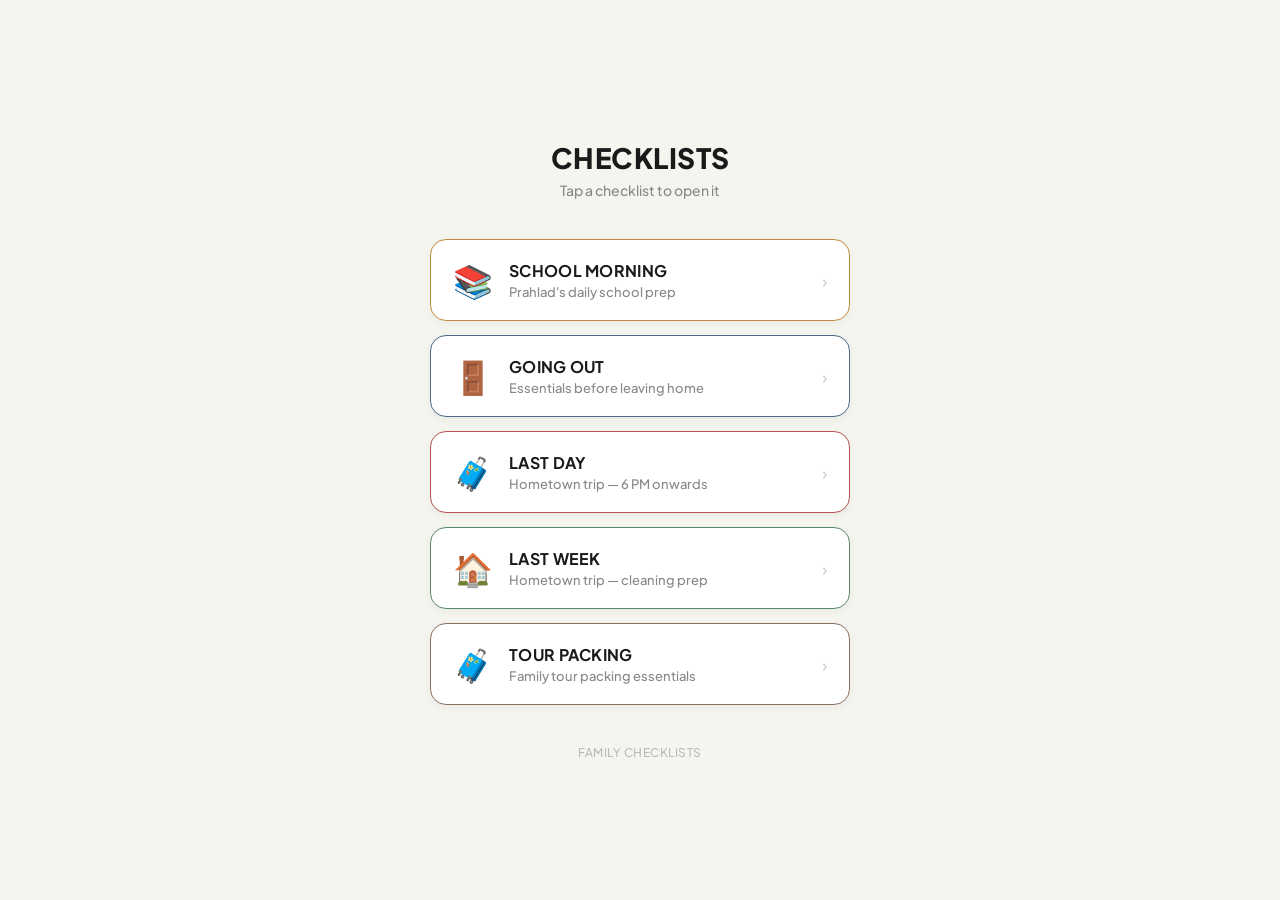
<file: index.html>
<!DOCTYPE html>
<html lang="en">
<head>
<meta charset="UTF-8">
<meta name="viewport" content="width=device-width, initial-scale=1.0">
<title>Checklists</title>
<link rel="manifest" href="manifest.json">
<meta name="theme-color" content="#1a1a1a">
<meta name="apple-mobile-web-app-capable" content="yes">
<meta name="apple-mobile-web-app-status-bar-style" content="black-translucent">
<meta name="apple-mobile-web-app-title" content="Checklists">
<meta name="description" content="Family checklists for trips and going out">
<link rel="apple-touch-icon" href="icon-192.png">
<link rel="preconnect" href="https://fonts.googleapis.com">
<link rel="preconnect" href="https://fonts.gstatic.com" crossorigin>
<link href="https://fonts.googleapis.com/css2?family=Plus+Jakarta+Sans:wght@400;500;700;800&display=swap" rel="stylesheet">
<style>
  * { margin: 0; padding: 0; box-sizing: border-box; }

  body {
    font-family: 'Plus Jakarta Sans', sans-serif;
    background: #f5f5f0;
    color: #1a1a1a;
    min-height: 100dvh;
    display: flex;
    flex-direction: column;
    align-items: center;
    justify-content: center;
    padding: 24px 20px;
  }

  header {
    text-align: center;
    margin-bottom: 40px;
  }

  header h1 {
    font-size: 28px;
    font-weight: 800;
    letter-spacing: 0.5px;
    text-transform: uppercase;
  }

  header p {
    margin-top: 6px;
    font-size: 14px;
    color: #888;
    font-weight: 500;
  }

  .grid {
    display: flex;
    flex-direction: column;
    gap: 14px;
    width: 100%;
    max-width: 420px;
  }

  .card {
    display: flex;
    align-items: center;
    gap: 16px;
    background: #fff;
    border-radius: 16px;
    padding: 20px 22px;
    text-decoration: none;
    color: inherit;
    border: 1.5px solid #e0e0e0;
    box-shadow: 0 2px 8px rgba(0,0,0,0.05);
    transition: transform 0.15s, box-shadow 0.15s;
    -webkit-tap-highlight-color: transparent;
  }

  .card:active {
    transform: scale(0.97);
    box-shadow: 0 1px 4px rgba(0,0,0,0.08);
  }

  .card-icon {
    font-size: 32px;
    line-height: 1;
    flex-shrink: 0;
  }

  .card-text h2 {
    font-size: 16px;
    font-weight: 700;
    text-transform: uppercase;
    letter-spacing: 0.3px;
  }

  .card-text p {
    margin-top: 3px;
    font-size: 13px;
    color: #888;
    font-weight: 500;
  }

  .card-arrow {
    margin-left: auto;
    font-size: 18px;
    color: #ccc;
    flex-shrink: 0;
  }

  .card.school-morning { border-color: #C08B3E; }
  .card.going-out { border-color: #4B6A88; }
  .card.last-day  { border-color: #B85450; }
  .card.last-week { border-color: #5A8A6A; }
  .card.tour-packing { border-color: #8B6F5E; }

  footer {
    margin-top: 40px;
    font-size: 12px;
    color: #bbb;
    font-weight: 500;
    text-transform: uppercase;
    letter-spacing: 0.5px;
  }
</style>
</head>
<body>

<header>
  <h1>Checklists</h1>
  <p>Tap a checklist to open it</p>
</header>

<div class="grid">
  <a class="card school-morning" href="school-morning.html">
    <span class="card-icon">📚</span>
    <div class="card-text">
      <h2>School Morning</h2>
      <p>Prahlad's daily school prep</p>
    </div>
    <span class="card-arrow">›</span>
  </a>

  <a class="card going-out" href="going-out.html">
    <span class="card-icon">🚪</span>
    <div class="card-text">
      <h2>Going Out</h2>
      <p>Essentials before leaving home</p>
    </div>
    <span class="card-arrow">›</span>
  </a>

  <a class="card last-day" href="last-day.html">
    <span class="card-icon">🧳</span>
    <div class="card-text">
      <h2>Last Day</h2>
      <p>Hometown trip — 6 PM onwards</p>
    </div>
    <span class="card-arrow">›</span>
  </a>

  <a class="card last-week" href="last-week.html">
    <span class="card-icon">🏠</span>
    <div class="card-text">
      <h2>Last Week</h2>
      <p>Hometown trip — cleaning prep</p>
    </div>
    <span class="card-arrow">›</span>
  </a>

  <a class="card tour-packing" href="tour-packing.html">
    <span class="card-icon">🧳</span>
    <div class="card-text">
      <h2>Tour Packing</h2>
      <p>Family tour packing essentials</p>
    </div>
    <span class="card-arrow">›</span>
  </a>
</div>

<footer>Family checklists</footer>
<script>if ("serviceWorker" in navigator) navigator.serviceWorker.register("sw.js");</script>
</body>
</html>
</file>
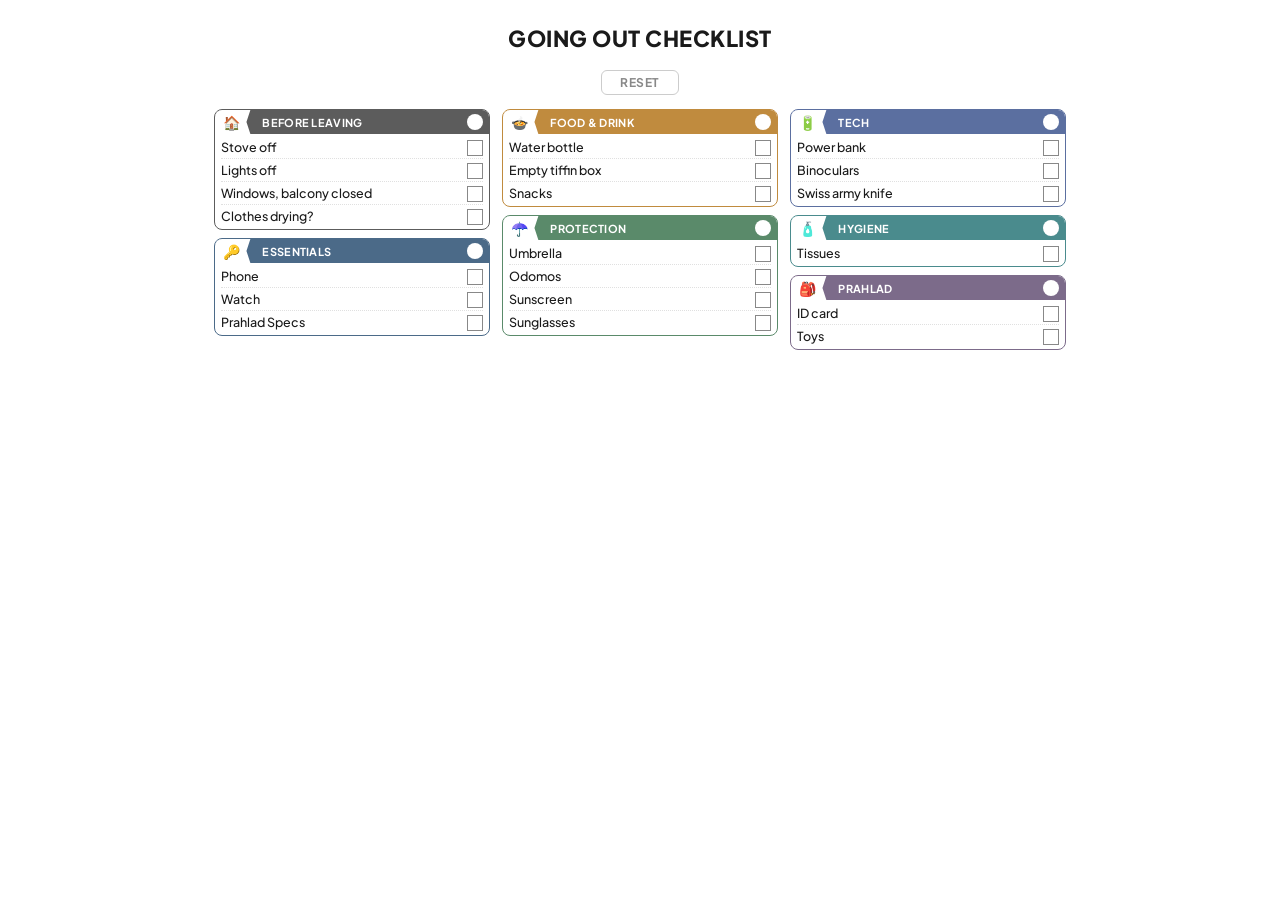
<file: going-out.html>
<!DOCTYPE html>
<html lang="en">
<head>
<meta charset="UTF-8">
<meta name="viewport" content="width=device-width, initial-scale=1.0">
<title>Going Out Checklist</title>
<link rel="manifest" href="manifest.json">
<meta name="theme-color" content="#1a1a1a">
<meta name="apple-mobile-web-app-capable" content="yes">
<meta name="apple-mobile-web-app-status-bar-style" content="black-translucent">
<meta name="apple-mobile-web-app-title" content="Checklists">
<link rel="apple-touch-icon" href="icon-192.png">
<meta name="description" content="Essentials checklist before leaving home">
<link rel="stylesheet" href="styles.css">
</head>
<body>

<h1>Going Out Checklist</h1>

<div class="columns">

  <div class="section before">
    <div class="section-header"><span class="emoji">🏠</span><span class="label">BEFORE LEAVING</span></div>
    <div class="section-body">
      <div class="item">Stove off</div>
      <div class="item">Lights off</div>
      <div class="item">Windows, balcony closed</div>
      <div class="item">Clothes drying?</div>
    </div>
  </div>

  <div class="section essentials">
    <div class="section-header"><span class="emoji">🔑</span><span class="label">ESSENTIALS</span></div>
    <div class="section-body">
      <div class="item">Phone</div>
      <div class="item">Watch</div>
      <div class="item">Prahlad Specs</div>
    </div>
  </div>

  <div class="section food">
    <div class="section-header"><span class="emoji">🍲</span><span class="label">FOOD & DRINK</span></div>
    <div class="section-body">
      <div class="item">Water bottle</div>
      <div class="item">Empty tiffin box</div>
      <div class="item">Snacks</div>
    </div>
  </div>

  <div class="section protection">
    <div class="section-header"><span class="emoji">☂️</span><span class="label">PROTECTION</span></div>
    <div class="section-body">
      <div class="item">Umbrella</div>
      <div class="item">Odomos</div>
      <div class="item">Sunscreen</div>
      <div class="item">Sunglasses</div>
    </div>
  </div>

  <div class="section tech">
    <div class="section-header"><span class="emoji">🔋</span><span class="label">TECH</span></div>
    <div class="section-body">
      <div class="item">Power bank</div>
      <div class="item">Binoculars</div>
      <div class="item">Swiss army knife</div>
    </div>
  </div>

  <div class="section hygiene">
    <div class="section-header"><span class="emoji">🧴</span><span class="label">HYGIENE</span></div>
    <div class="section-body">
      <div class="item">Tissues</div>
    </div>
  </div>

  <div class="section kid">
    <div class="section-header"><span class="emoji">🎒</span><span class="label">PRAHLAD</span></div>
    <div class="section-body">
      <div class="item">ID card</div>
      <div class="item">Toys</div>
    </div>
  </div>


</div>

<div class="notes">
  Notes
  <div class="note-line"></div>
  <div class="note-line"></div>
  <div class="note-line"></div>
</div>

<script src="checklist.js"></script>
</body>
</html>
</file>
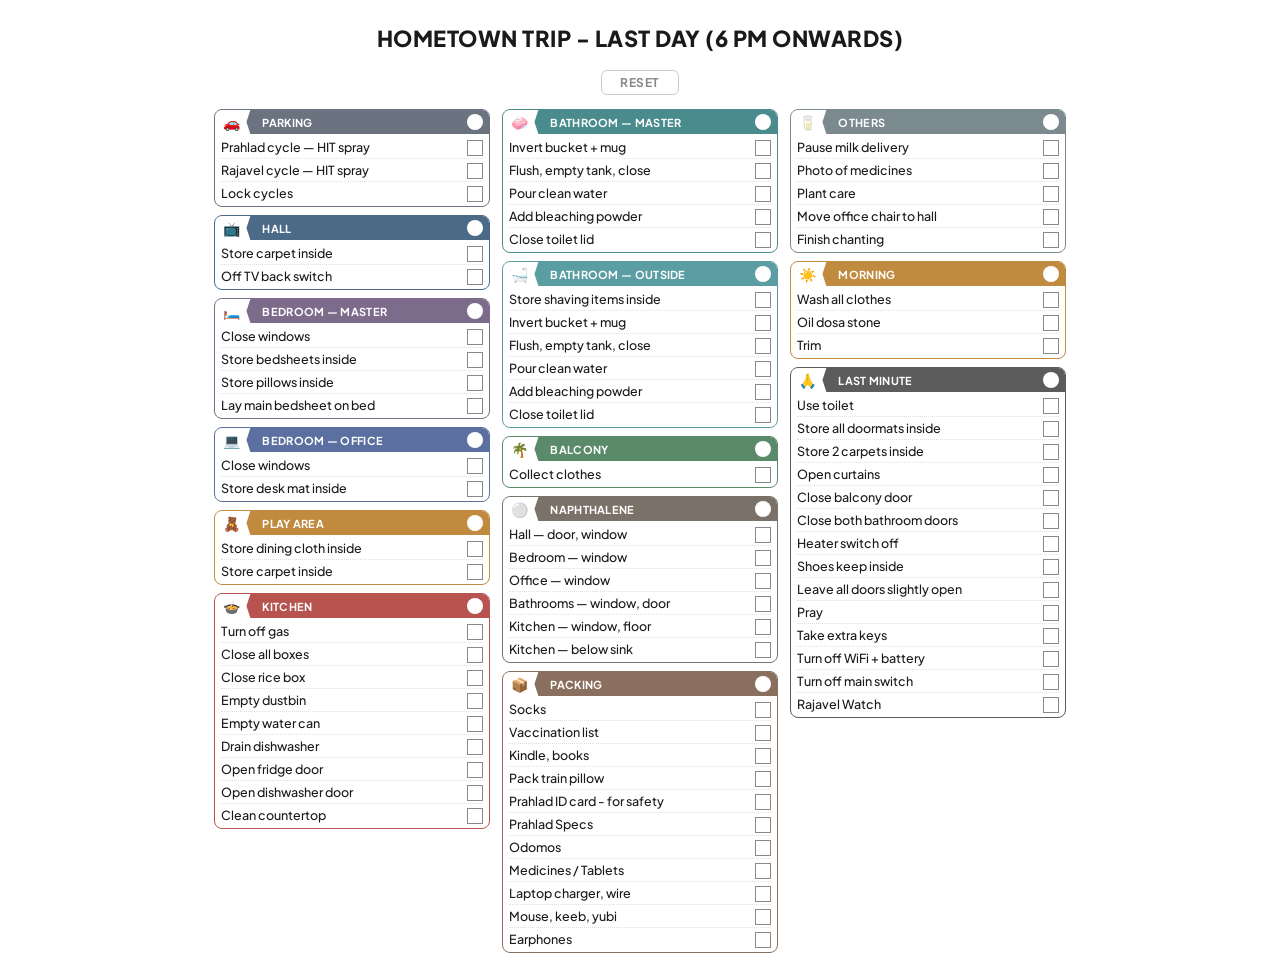
<file: last-day.html>
<!DOCTYPE html>
<html lang="en">
<head>
<meta charset="UTF-8">
<meta name="viewport" content="width=device-width, initial-scale=1.0">
<title>Hometown Checklist - Last Day</title>
<link rel="manifest" href="manifest.json">
<meta name="theme-color" content="#1a1a1a">
<meta name="apple-mobile-web-app-capable" content="yes">
<meta name="apple-mobile-web-app-status-bar-style" content="black-translucent">
<meta name="apple-mobile-web-app-title" content="Checklists">
<link rel="apple-touch-icon" href="icon-192.png">
<meta name="description" content="Hometown trip last day checklist — 6 PM onwards">
<link rel="stylesheet" href="styles.css">
</head>
<body>

<h1>Hometown Trip - Last Day (6 PM onwards)</h1>

<div class="columns">

  <div class="section parking">
    <div class="section-header"><span class="emoji">🚗</span><span class="label">PARKING</span></div>
    <div class="section-body">
      <div class="item">Prahlad cycle — HIT spray</div>
      <div class="item">Rajavel cycle — HIT spray</div>
      <div class="item">Lock cycles</div>
    </div>
  </div>

  <div class="section hall">
    <div class="section-header"><span class="emoji">📺</span><span class="label">HALL</span></div>
    <div class="section-body">
      <div class="item">Store carpet inside</div>
      <div class="item">Off TV back switch</div>
    </div>
  </div>

  <div class="section bed-m">
    <div class="section-header"><span class="emoji">🛏️</span><span class="label">BEDROOM — MASTER</span></div>
    <div class="section-body">
      <div class="item">Close windows</div>
      <div class="item">Store bedsheets inside</div>
      <div class="item">Store pillows inside</div>
      <div class="item">Lay main bedsheet on bed</div>
    </div>
  </div>

  <div class="section bed-o">
    <div class="section-header"><span class="emoji">💻</span><span class="label">BEDROOM — OFFICE</span></div>
    <div class="section-body">
      <div class="item">Close windows</div>
      <div class="item">Store desk mat inside</div>
    </div>
  </div>

  <div class="section play">
    <div class="section-header"><span class="emoji">🧸</span><span class="label">PLAY AREA</span></div>
    <div class="section-body">
      <div class="item">Store dining cloth inside</div>
      <div class="item">Store carpet inside</div>
    </div>
  </div>

  <div class="section kitchen">
    <div class="section-header"><span class="emoji">🍲</span><span class="label">KITCHEN</span></div>
    <div class="section-body">
      <div class="item">Turn off gas</div>
      <div class="item">Close all boxes</div>
      <div class="item">Close rice box</div>
      <div class="item">Empty dustbin</div>
      <div class="item">Empty water can</div>
      <div class="item">Drain dishwasher</div>
      <div class="item">Open fridge door</div>
      <div class="item">Open dishwasher door</div>
      <div class="item">Clean countertop</div>
    </div>
  </div>

  <div class="section bath-m">
    <div class="section-header"><span class="emoji">🧼</span><span class="label">BATHROOM — MASTER</span></div>
    <div class="section-body">
      <div class="item">Invert bucket + mug</div>
      <div class="item">Flush, empty tank, close</div>
      <div class="item">Pour clean water</div>
      <div class="item">Add bleaching powder</div>
      <div class="item">Close toilet lid</div>
    </div>
  </div>

  <div class="section bath-o">
    <div class="section-header"><span class="emoji">🛁</span><span class="label">BATHROOM — OUTSIDE</span></div>
    <div class="section-body">
      <div class="item">Store shaving items inside</div>
      <div class="item">Invert bucket + mug</div>
      <div class="item">Flush, empty tank, close</div>
      <div class="item">Pour clean water</div>
      <div class="item">Add bleaching powder</div>
      <div class="item">Close toilet lid</div>
    </div>
  </div>

  <div class="section balcony">
    <div class="section-header"><span class="emoji">🌴</span><span class="label">BALCONY</span></div>
    <div class="section-body">
      <div class="item">Collect clothes</div>
    </div>
  </div>

  <div class="section naph">
    <div class="section-header"><span class="emoji">⚪</span><span class="label">NAPHTHALENE</span></div>
    <div class="section-body">
      <div class="item">Hall — door, window</div>
      <div class="item">Bedroom — window</div>
      <div class="item">Office — window</div>
      <div class="item">Bathrooms — window, door</div>
      <div class="item">Kitchen — window, floor</div>
      <div class="item">Kitchen — below sink</div>
    </div>
  </div>

  <div class="section packing">
    <div class="section-header"><span class="emoji">📦</span><span class="label">PACKING</span></div>
    <div class="section-body">
      <div class="item">Socks</div>
      <div class="item">Vaccination list</div>
      <div class="item">Kindle, books</div>
      <div class="item">Pack train pillow</div>
      <div class="item">Prahlad ID card - for safety</div>
      <div class="item">Prahlad Specs</div>
      <div class="item">Odomos</div>
      <div class="item">Medicines / Tablets</div>
      <div class="item">Laptop charger, wire</div>
      <div class="item">Mouse, keeb, yubi</div>
      <div class="item">Earphones</div>
    </div>
  </div>

  <div class="section others">
    <div class="section-header"><span class="emoji">🥛</span><span class="label">OTHERS</span></div>
    <div class="section-body">
      <div class="item">Pause milk delivery</div>
      <div class="item">Photo of medicines</div>
      <div class="item">Plant care</div>
      <div class="item">Move office chair to hall</div>
      <div class="item">Finish chanting</div>
    </div>
  </div>

  <div class="section morning">
    <div class="section-header"><span class="emoji">☀️</span><span class="label">MORNING</span></div>
    <div class="section-body">
      <div class="item">Wash all clothes</div>
      <div class="item">Oil dosa stone</div>
      <div class="item">Trim</div>
    </div>
  </div>

  <div class="section last">
    <div class="section-header"><span class="emoji">🙏</span><span class="label">LAST MINUTE</span></div>
    <div class="section-body">
      <div class="item">Use toilet</div>
      <div class="item">Store all doormats inside</div>
      <div class="item">Store 2 carpets inside</div>
      <div class="item">Open curtains</div>
      <div class="item">Close balcony door</div>
      <div class="item">Close both bathroom doors</div>
      <div class="item">Heater switch off</div>
      <div class="item">Shoes keep inside</div>
      <div class="item">Leave all doors slightly open</div>
      <div class="item">Pray</div>
      <div class="item">Take extra keys</div>
      <div class="item">Turn off WiFi + battery</div>
      <div class="item">Turn off main switch</div>
      <div class="item">Rajavel Watch</div>
    </div>
  </div>

</div>

<div class="notes">
  Notes
  <div class="note-line"></div>
  <div class="note-line"></div>
  <div class="note-line"></div>
</div>

<script src="checklist.js"></script>
</body>
</html>
</file>
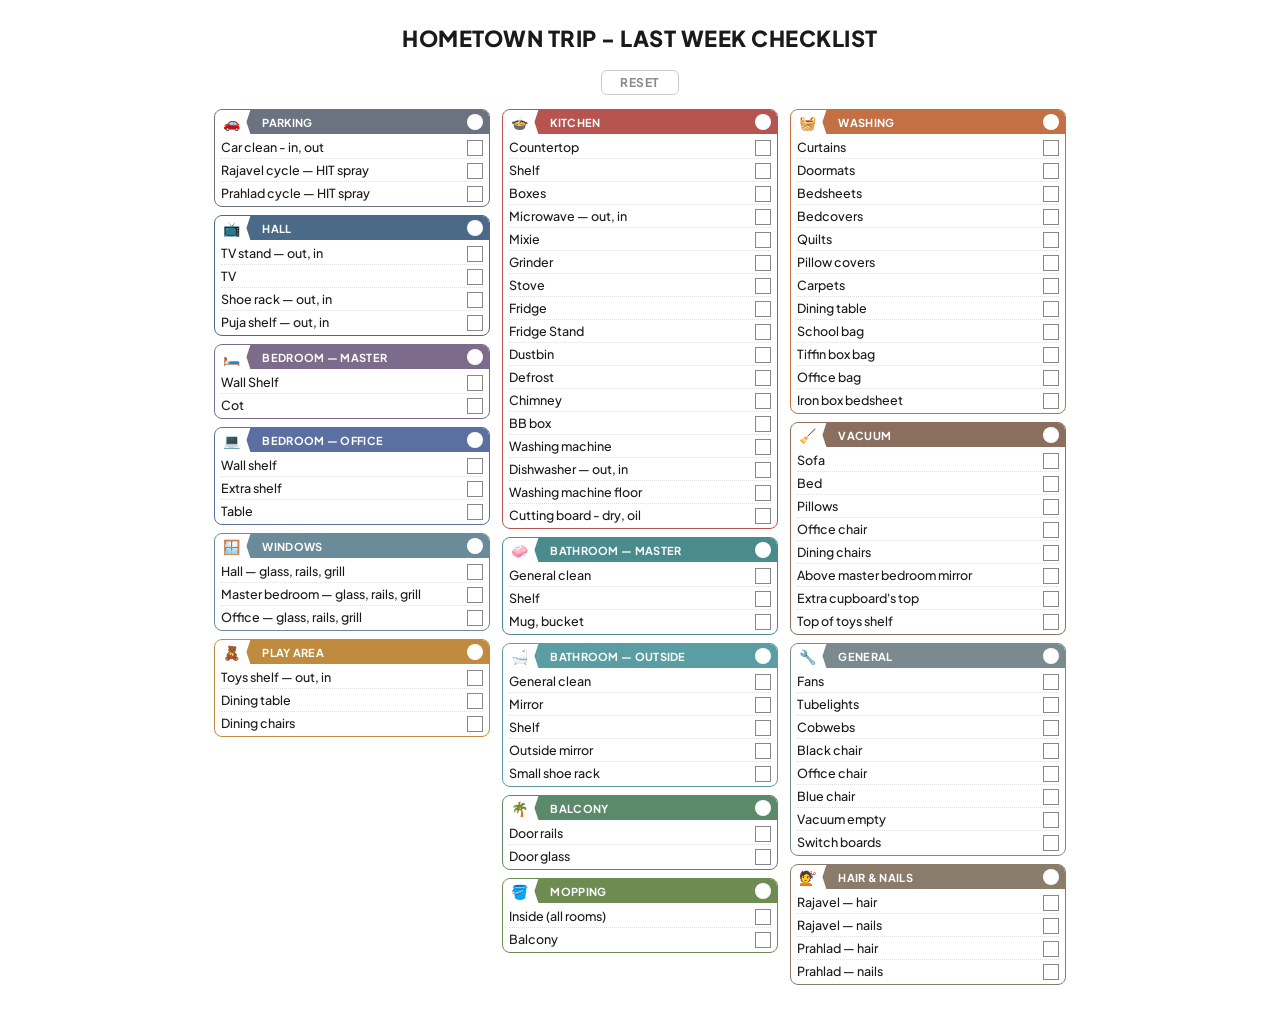
<file: last-week.html>
<!DOCTYPE html>
<html lang="en">
<head>
<meta charset="UTF-8">
<meta name="viewport" content="width=device-width, initial-scale=1.0">
<title>Hometown Checklist</title>
<link rel="manifest" href="manifest.json">
<meta name="theme-color" content="#1a1a1a">
<meta name="apple-mobile-web-app-capable" content="yes">
<meta name="apple-mobile-web-app-status-bar-style" content="black-translucent">
<meta name="apple-mobile-web-app-title" content="Checklists">
<link rel="apple-touch-icon" href="icon-192.png">
<meta name="description" content="Hometown trip cleaning prep checklist">
<link rel="stylesheet" href="styles.css">
</head>
<body>

<h1>Hometown Trip - Last Week Checklist</h1>

<div class="columns">

  <div class="section parking">
    <div class="section-header"><span class="emoji">🚗</span><span class="label">PARKING</span></div>
    <div class="section-body">
      <div class="item">Car clean - in, out</div>
      <div class="item">Rajavel cycle — HIT spray</div>
      <div class="item">Prahlad cycle — HIT spray</div>
    </div>
  </div>

  <div class="section hall">
    <div class="section-header"><span class="emoji">📺</span><span class="label">HALL</span></div>
    <div class="section-body">
      <div class="item">TV stand — out, in</div>
      <div class="item">TV</div>
      <div class="item">Shoe rack — out, in</div>
      <div class="item">Puja shelf — out, in</div>
    </div>
  </div>

  <div class="section bed-m">
    <div class="section-header"><span class="emoji">🛏️</span><span class="label">BEDROOM — MASTER</span></div>
    <div class="section-body">
      <div class="item">Wall Shelf</div>
      <div class="item">Cot</div>
    </div>
  </div>

  <div class="section bed-o">
    <div class="section-header"><span class="emoji">💻</span><span class="label">BEDROOM — OFFICE</span></div>
    <div class="section-body">
      <div class="item">Wall shelf</div>
      <div class="item">Extra shelf</div>
      <div class="item">Table</div>
    </div>
  </div>

  <div class="section windows">
    <div class="section-header"><span class="emoji">🪟</span><span class="label">WINDOWS</span></div>
    <div class="section-body">
      <div class="item">Hall — glass, rails, grill</div>
      <div class="item">Master bedroom — glass, rails, grill</div>
      <div class="item">Office — glass, rails, grill</div>
    </div>
  </div>

  <div class="section play">
    <div class="section-header"><span class="emoji">🧸</span><span class="label">PLAY AREA</span></div>
    <div class="section-body">
      <div class="item">Toys shelf — out, in</div>
      <div class="item">Dining table</div>
      <div class="item">Dining chairs</div>
    </div>
  </div>

  <div class="section kitchen">
    <div class="section-header"><span class="emoji">🍲</span><span class="label">KITCHEN</span></div>
    <div class="section-body">
      <div class="item">Countertop</div>
      <div class="item">Shelf</div>
      <div class="item">Boxes</div>
      <div class="item">Microwave — out, in</div>
      <div class="item">Mixie</div>
      <div class="item">Grinder</div>
      <div class="item">Stove</div>
      <div class="item">Fridge</div>
      <div class="item">Fridge Stand</div>
      <div class="item">Dustbin</div>
      <div class="item">Defrost</div>
      <div class="item">Chimney</div>
      <div class="item">BB box</div>
      <div class="item">Washing machine</div>
      <div class="item">Dishwasher — out, in</div>
      <div class="item">Washing machine floor</div>
      <div class="item">Cutting board - dry, oil</div>
    </div>
  </div>

  <div class="section bath-m">
    <div class="section-header"><span class="emoji">🧼</span><span class="label">BATHROOM — MASTER</span></div>
    <div class="section-body">
      <div class="item">General clean</div>
      <div class="item">Shelf</div>
      <div class="item">Mug, bucket</div>
    </div>
  </div>

  <div class="section bath-o">
    <div class="section-header"><span class="emoji">🛁</span><span class="label">BATHROOM — OUTSIDE</span></div>
    <div class="section-body">
      <div class="item">General clean</div>
      <div class="item">Mirror</div>
      <div class="item">Shelf</div>
      <div class="item">Outside mirror</div>
      <div class="item">Small shoe rack</div>
    </div>
  </div>

  <div class="section balcony">
    <div class="section-header"><span class="emoji">🌴</span><span class="label">BALCONY</span></div>
    <div class="section-body">
      <div class="item">Door rails</div>
      <div class="item">Door glass</div>
    </div>
  </div>

  <div class="section mopping">
    <div class="section-header"><span class="emoji">🪣</span><span class="label">MOPPING</span></div>
    <div class="section-body">
      <div class="item">Inside (all rooms)</div>
      <div class="item">Balcony</div>
    </div>
  </div>

  <div class="section washing">
    <div class="section-header"><span class="emoji">🧺</span><span class="label">WASHING</span></div>
    <div class="section-body">
      <div class="item">Curtains</div>
      <div class="item">Doormats</div>
      <div class="item">Bedsheets</div>
      <div class="item">Bedcovers</div>
      <div class="item">Quilts</div>
      <div class="item">Pillow covers</div>
      <div class="item">Carpets</div>
      <div class="item">Dining table</div>
      <div class="item">School bag</div>
      <div class="item">Tiffin box bag</div>
      <div class="item">Office bag</div>
      <div class="item">Iron box bedsheet</div>
    </div>
  </div>

  <div class="section vacuum">
    <div class="section-header"><span class="emoji">🧹</span><span class="label">VACUUM</span></div>
    <div class="section-body">
      <div class="item">Sofa</div>
      <div class="item">Bed</div>
      <div class="item">Pillows</div>
      <div class="item">Office chair</div>
      <div class="item">Dining chairs</div>
      <div class="item">Above master bedroom mirror</div>
      <div class="item">Extra cupboard's top</div>
      <div class="item">Top of toys shelf</div>
    </div>
  </div>

  <div class="section general">
    <div class="section-header"><span class="emoji">🔧</span><span class="label">GENERAL</span></div>
    <div class="section-body">
      <div class="item">Fans</div>
      <div class="item">Tubelights</div>
      <div class="item">Cobwebs</div>
      <div class="item">Black chair</div>
      <div class="item">Office chair</div>
      <div class="item">Blue chair</div>
      <div class="item">Vacuum empty</div>
      <div class="item">Switch boards</div>
    </div>
  </div>

  <div class="section hair">
    <div class="section-header"><span class="emoji">💇</span><span class="label">HAIR &amp; NAILS</span></div>
    <div class="section-body">
      <div class="item">Rajavel — hair</div>
      <div class="item">Rajavel — nails</div>
      <div class="item">Prahlad — hair</div>
      <div class="item">Prahlad — nails</div>
    </div>
  </div>

</div>

<div class="notes">
  Notes
  <div class="note-line"></div>
  <div class="note-line"></div>
  <div class="note-line"></div>
</div>

<script src="checklist.js"></script>
</body>
</html>
</file>
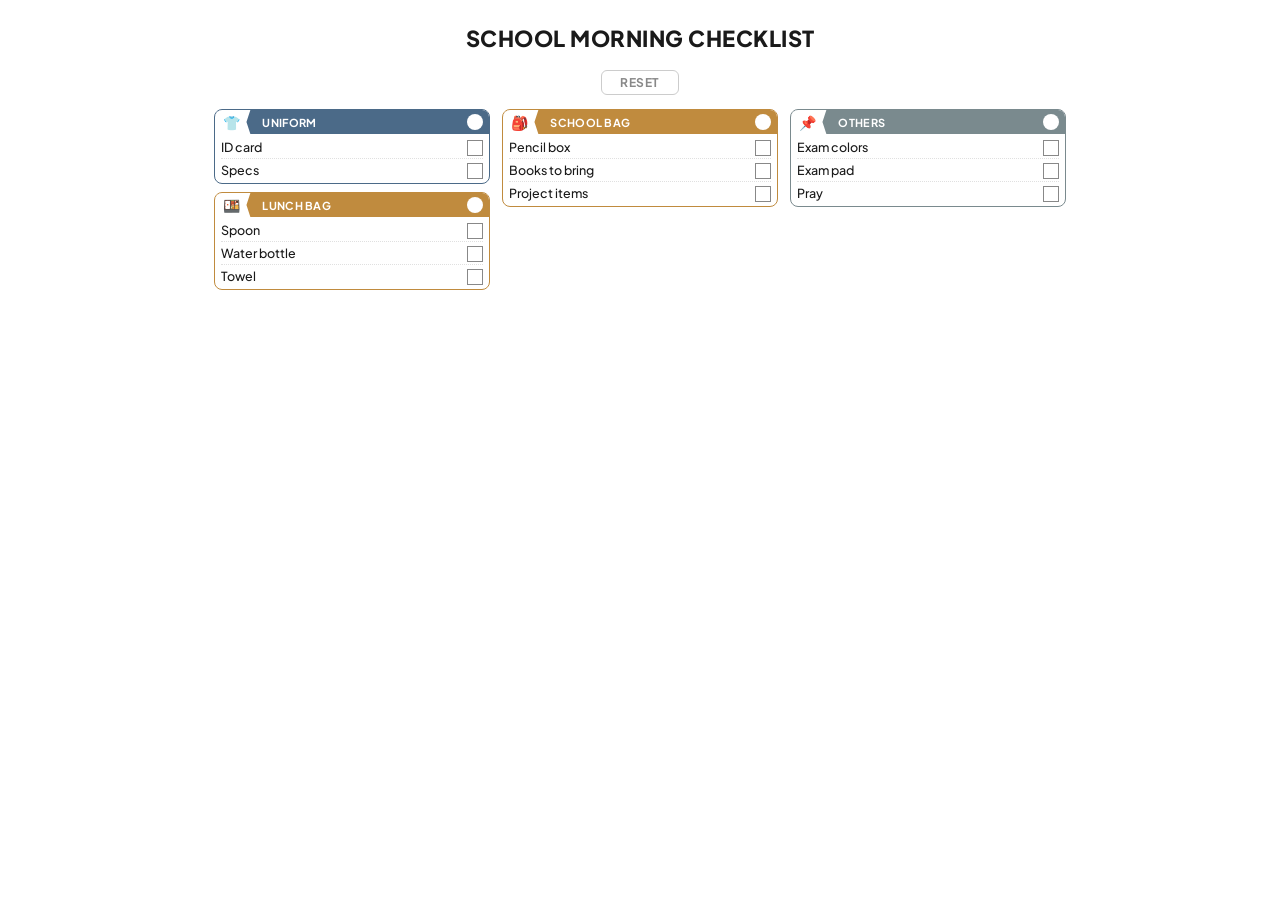
<file: school-morning.html>
<!DOCTYPE html>
<html lang="en">
<head>
<meta charset="UTF-8">
<meta name="viewport" content="width=device-width, initial-scale=1.0">
<title>School Morning Checklist</title>
<link rel="manifest" href="manifest.json">
<meta name="theme-color" content="#1a1a1a">
<meta name="apple-mobile-web-app-capable" content="yes">
<meta name="apple-mobile-web-app-status-bar-style" content="black-translucent">
<meta name="apple-mobile-web-app-title" content="Checklists">
<link rel="apple-touch-icon" href="icon-192.png">
<link rel="stylesheet" href="styles.css">
</head>
<body>

<h1>School Morning Checklist</h1>

<div class="columns">

  <div class="section uniform">
    <div class="section-header"><span class="emoji">👕</span><span class="label">UNIFORM</span></div>
    <div class="section-body">
      <div class="item">ID card</div>
      <div class="item">Specs</div>
    </div>
  </div>

  <div class="section food">
    <div class="section-header"><span class="emoji">🍱</span><span class="label">LUNCH BAG</span></div>
    <div class="section-body">
      <div class="item">Spoon</div>
      <div class="item">Water bottle</div>
      <div class="item">Towel</div>
    </div>
  </div>

  <div class="section school-bag">
    <div class="section-header"><span class="emoji">🎒</span><span class="label">SCHOOL BAG</span></div>
    <div class="section-body">
      <div class="item">Pencil box</div>
      <div class="item">Books to bring</div>
      <div class="item">Project items</div>
    </div>
  </div>

  <div class="section others">
    <div class="section-header"><span class="emoji">📌</span><span class="label">OTHERS</span></div>
    <div class="section-body">
      <div class="item">Exam colors</div>
      <div class="item">Exam pad</div>
      <div class="item">Pray</div>
    </div>
  </div>

</div>

<div class="notes">
  Notes
  <div class="note-line"></div>
  <div class="note-line"></div>
  <div class="note-line"></div>
</div>

<script src="checklist.js"></script>
</body>
</html>
</file>
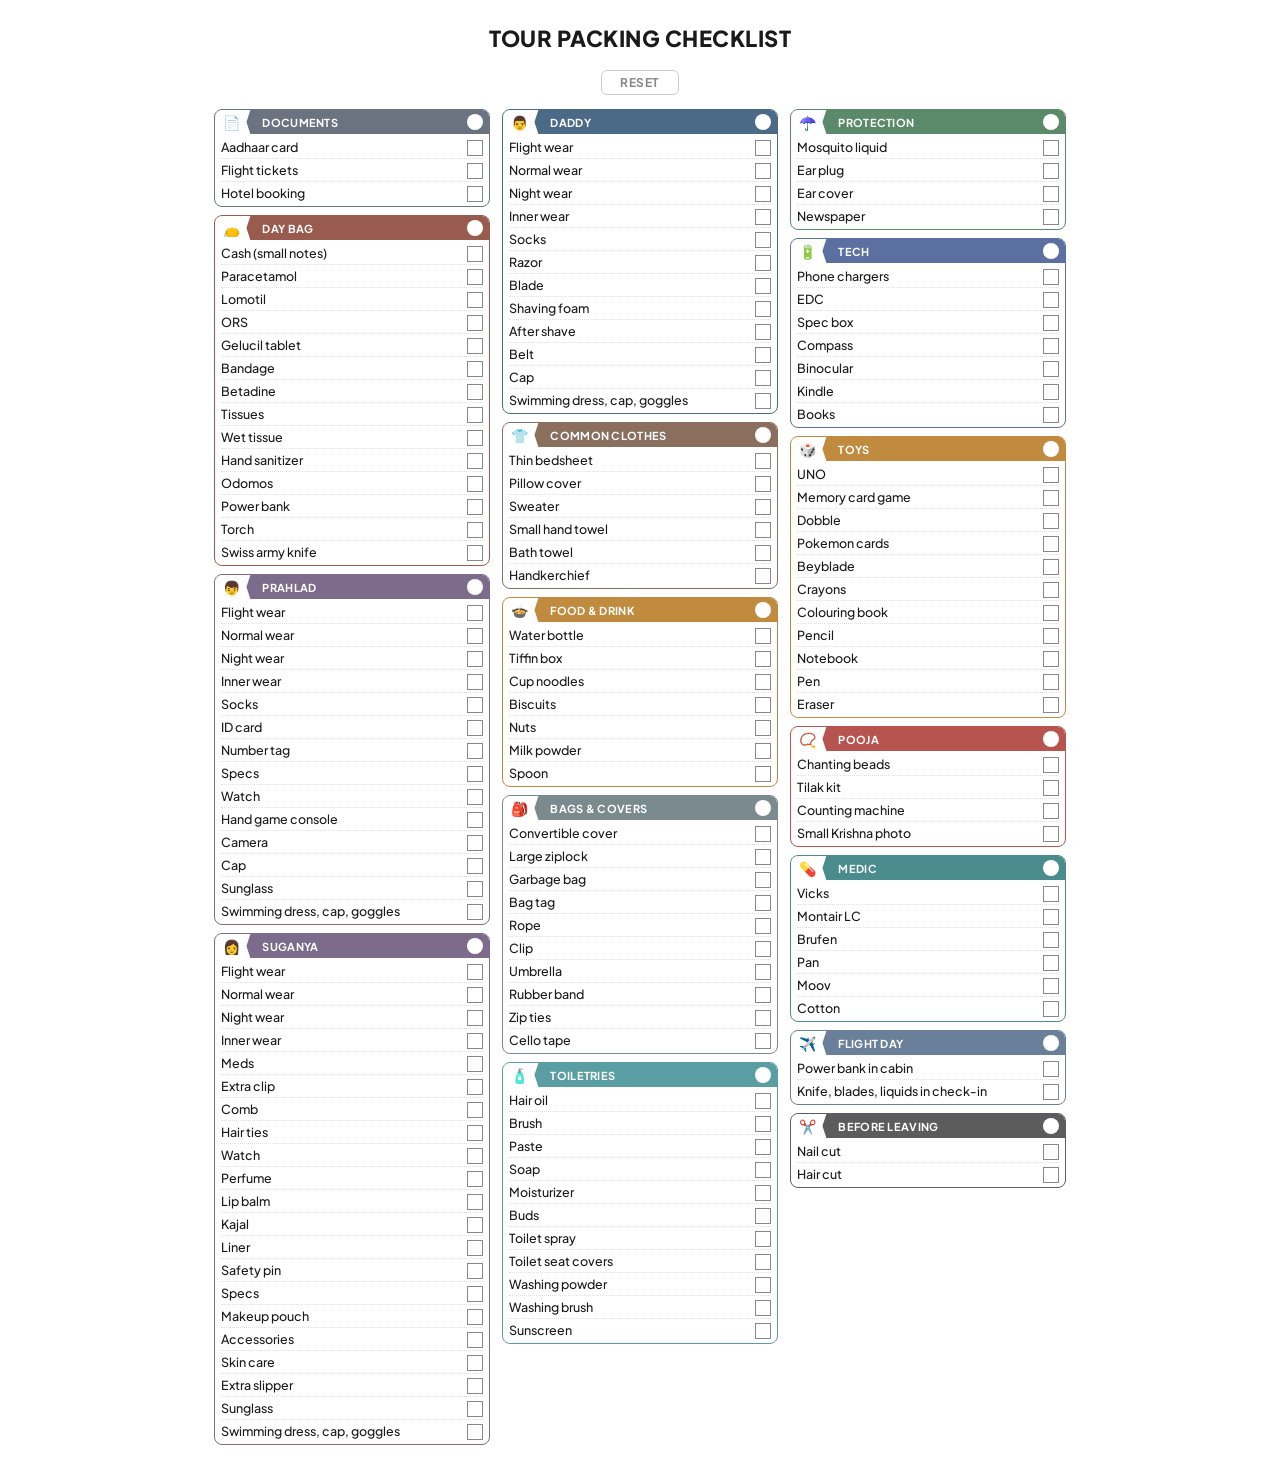
<file: tour-packing.html>
<!DOCTYPE html>
<html lang="en">
<head>
<meta charset="UTF-8">
<meta name="viewport" content="width=device-width, initial-scale=1.0">
<title>Tour Packing Checklist</title>
<link rel="manifest" href="manifest.json">
<meta name="theme-color" content="#1a1a1a">
<meta name="apple-mobile-web-app-capable" content="yes">
<meta name="apple-mobile-web-app-status-bar-style" content="black-translucent">
<meta name="apple-mobile-web-app-title" content="Checklists">
<link rel="apple-touch-icon" href="icon-192.png">
<meta name="description" content="Tour packing checklist for the family">
<link rel="stylesheet" href="styles.css">
</head>
<body>

<h1>Tour Packing Checklist</h1>

<div class="columns">

  <div class="section parking">
    <div class="section-header"><span class="emoji">📄</span><span class="label">DOCUMENTS</span></div>
    <div class="section-body">
      <div class="item">Aadhaar card</div>
      <div class="item">Flight tickets</div>
      <div class="item">Hotel booking</div>
    </div>
  </div>

  <div class="section daybag">
    <div class="section-header"><span class="emoji">👝</span><span class="label">DAY BAG</span></div>
    <div class="section-body">
      <div class="item">Cash (small notes)</div>
      <div class="item">Paracetamol</div>
      <div class="item">Lomotil</div>
      <div class="item">ORS</div>
      <div class="item">Gelucil tablet</div>
      <div class="item">Bandage</div>
      <div class="item">Betadine</div>
      <div class="item">Tissues</div>
      <div class="item">Wet tissue</div>
      <div class="item">Hand sanitizer</div>
      <div class="item">Odomos</div>
      <div class="item">Power bank</div>
      <div class="item">Torch</div>
      <div class="item">Swiss army knife</div>
    </div>
  </div>

  <div class="section kid">
    <div class="section-header"><span class="emoji">👦</span><span class="label">PRAHLAD</span></div>
    <div class="section-body">
      <div class="item">Flight wear</div>
      <div class="item">Normal wear</div>
      <div class="item">Night wear</div>
      <div class="item">Inner wear</div>
      <div class="item">Socks</div>
      <div class="item">ID card</div>
      <div class="item">Number tag</div>
      <div class="item">Specs</div>
      <div class="item">Watch</div>
      <div class="item">Hand game console</div>
      <div class="item">Camera</div>
      <div class="item">Cap</div>
      <div class="item">Sunglass</div>
      <div class="item">Swimming dress, cap, goggles</div>
    </div>
  </div>

  <div class="section bed-m">
    <div class="section-header"><span class="emoji">👩</span><span class="label">SUGANYA</span></div>
    <div class="section-body">
      <div class="item">Flight wear</div>
      <div class="item">Normal wear</div>
      <div class="item">Night wear</div>
      <div class="item">Inner wear</div>
      <div class="item">Meds</div>
      <div class="item">Extra clip</div>
      <div class="item">Comb</div>
      <div class="item">Hair ties</div>
      <div class="item">Watch</div>
      <div class="item">Perfume</div>
      <div class="item">Lip balm</div>
      <div class="item">Kajal</div>
      <div class="item">Liner</div>
      <div class="item">Safety pin</div>
      <div class="item">Specs</div>
      <div class="item">Makeup pouch</div>
      <div class="item">Accessories</div>
      <div class="item">Skin care</div>
      <div class="item">Extra slipper</div>
      <div class="item">Sunglass</div>
      <div class="item">Swimming dress, cap, goggles</div>
    </div>
  </div>

  <div class="section essentials">
    <div class="section-header"><span class="emoji">👨</span><span class="label">DADDY</span></div>
    <div class="section-body">
      <div class="item">Flight wear</div>
      <div class="item">Normal wear</div>
      <div class="item">Night wear</div>
      <div class="item">Inner wear</div>
      <div class="item">Socks</div>
      <div class="item">Razor</div>
      <div class="item">Blade</div>
      <div class="item">Shaving foam</div>
      <div class="item">After shave</div>
      <div class="item">Belt</div>
      <div class="item">Cap</div>
      <div class="item">Swimming dress, cap, goggles</div>
    </div>
  </div>

  <div class="section packing">
    <div class="section-header"><span class="emoji">👕</span><span class="label">COMMON CLOTHES</span></div>
    <div class="section-body">
      <div class="item">Thin bedsheet</div>
      <div class="item">Pillow cover</div>
      <div class="item">Sweater</div>
      <div class="item">Small hand towel</div>
      <div class="item">Bath towel</div>
      <div class="item">Handkerchief</div>
    </div>
  </div>

  <div class="section food">
    <div class="section-header"><span class="emoji">🍲</span><span class="label">FOOD & DRINK</span></div>
    <div class="section-body">
      <div class="item">Water bottle</div>
      <div class="item">Tiffin box</div>
      <div class="item">Cup noodles</div>
      <div class="item">Biscuits</div>
      <div class="item">Nuts</div>
      <div class="item">Milk powder</div>
      <div class="item">Spoon</div>
    </div>
  </div>

  <div class="section general">
    <div class="section-header"><span class="emoji">🎒</span><span class="label">BAGS & COVERS</span></div>
    <div class="section-body">
      <div class="item">Convertible cover</div>
      <div class="item">Large ziplock</div>
      <div class="item">Garbage bag</div>
      <div class="item">Bag tag</div>
      <div class="item">Rope</div>
      <div class="item">Clip</div>
      <div class="item">Umbrella</div>
      <div class="item">Rubber band</div>
      <div class="item">Zip ties</div>
      <div class="item">Cello tape</div>
    </div>
  </div>

  <div class="section bath-o">
    <div class="section-header"><span class="emoji">🧴</span><span class="label">TOILETRIES</span></div>
    <div class="section-body">
      <div class="item">Hair oil</div>
      <div class="item">Brush</div>
      <div class="item">Paste</div>
      <div class="item">Soap</div>
      <div class="item">Moisturizer</div>
      <div class="item">Buds</div>
      <div class="item">Toilet spray</div>
      <div class="item">Toilet seat covers</div>
      <div class="item">Washing powder</div>
      <div class="item">Washing brush</div>
      <div class="item">Sunscreen</div>
    </div>
  </div>

  <div class="section protection">
    <div class="section-header"><span class="emoji">☂️</span><span class="label">PROTECTION</span></div>
    <div class="section-body">
      <div class="item">Mosquito liquid</div>
      <div class="item">Ear plug</div>
      <div class="item">Ear cover</div>
      <div class="item">Newspaper</div>
    </div>
  </div>

  <div class="section tech">
    <div class="section-header"><span class="emoji">🔋</span><span class="label">TECH</span></div>
    <div class="section-body">
      <div class="item">Phone chargers</div>
      <div class="item">EDC</div>
      <div class="item">Spec box</div>
      <div class="item">Compass</div>
      <div class="item">Binocular</div>
      <div class="item">Kindle</div>
      <div class="item">Books</div>
    </div>
  </div>

  <div class="section play">
    <div class="section-header"><span class="emoji">🎲</span><span class="label">TOYS</span></div>
    <div class="section-body">
      <div class="item">UNO</div>
      <div class="item">Memory card game</div>
      <div class="item">Dobble</div>
      <div class="item">Pokemon cards</div>
      <div class="item">Beyblade</div>
      <div class="item">Crayons</div>
      <div class="item">Colouring book</div>
      <div class="item">Pencil</div>
      <div class="item">Notebook</div>
      <div class="item">Pen</div>
      <div class="item">Eraser</div>
    </div>
  </div>

  <div class="section kitchen">
    <div class="section-header"><span class="emoji">📿</span><span class="label">POOJA</span></div>
    <div class="section-body">
      <div class="item">Chanting beads</div>
      <div class="item">Tilak kit</div>
      <div class="item">Counting machine</div>
      <div class="item">Small Krishna photo</div>
    </div>
  </div>

  <div class="section hygiene">
    <div class="section-header"><span class="emoji">💊</span><span class="label">MEDIC</span></div>
    <div class="section-body">
      <div class="item">Vicks</div>
      <div class="item">Montair LC</div>
      <div class="item">Brufen</div>
      <div class="item">Pan</div>
      <div class="item">Moov</div>
      <div class="item">Cotton</div>
    </div>
  </div>

  <div class="section flight">
    <div class="section-header"><span class="emoji">✈️</span><span class="label">FLIGHT DAY</span></div>
    <div class="section-body">
      <div class="item">Power bank in cabin</div>
      <div class="item">Knife, blades, liquids in check-in</div>
    </div>
  </div>

  <div class="section before">
    <div class="section-header"><span class="emoji">✂️</span><span class="label">BEFORE LEAVING</span></div>
    <div class="section-body">
      <div class="item">Nail cut</div>
      <div class="item">Hair cut</div>
    </div>
  </div>

</div>

<div class="notes">
  Notes
  <div class="note-line"></div>
  <div class="note-line"></div>
  <div class="note-line"></div>
</div>

<script src="checklist.js"></script>
</body>
</html>
</file>
<file: styles.css>
@import url('https://fonts.googleapis.com/css2?family=Plus+Jakarta+Sans:wght@400;500;700;800&display=swap');

@page {
  size: A4 portrait;
  margin: 8mm;
}

* { margin: 0; padding: 0; box-sizing: border-box; }

body {
  font-family: 'Plus Jakarta Sans', sans-serif;
  background: #fff;
  color: #1a1a1a;
  padding: 16px;
  margin: 0 auto;
  display: flex;
  flex-direction: column;
  -webkit-print-color-adjust: exact;
  print-color-adjust: exact;
}

@media print {
  body {
    width: 210mm;
    height: 297mm;
    padding: 8mm;
  }
}

.columns {
  column-count: 1 !important;
}

@media (min-width: 480px) {
  .columns { column-count: 2 !important; }
  body { padding: 20px; }
}

@media (min-width: 700px) {
  .columns { column-count: 3 !important; }
  body { max-width: 900px; padding: 24px; }
}

h1 {
  text-align: center;
  font-size: 22px;
  font-weight: 800;
  margin-bottom: 18px;
  letter-spacing: 0.5px;
  text-transform: uppercase;
}

.subtitle {
  text-align: center;
  font-size: 12px;
  color: #888;
  margin-bottom: 12px;
}

.columns {
  column-gap: 12px;
  column-fill: balance;
  flex: 1;
}

.section {
  break-inside: avoid;
  border-radius: 8px;
  overflow: hidden;
  border: 1.5px solid #ddd;
  margin-bottom: 8px;
}

.section-header {
  padding: 0;
  font-weight: 700;
  font-size: 11px;
  text-transform: uppercase;
  letter-spacing: 0.3px;
  color: #fff;
  display: flex;
  align-items: center;
  gap: 0;
}

.section-header .emoji {
  font-size: 14px;
  background: #fff;
  align-self: stretch;
  display: flex;
  align-items: center;
  justify-content: center;
  padding: 3px 14px 3px 8px;
  clip-path: polygon(0 0, 90% 0, 80% 50%, 90% 100%, 0 100%);
}
.section-header .label { flex: 1; padding: 3px 8px; }

.section-header::after {
  content: '';
  width: 14px;
  height: 14px;
  min-width: 14px;
  border: 1.5px solid rgba(255,255,255,0.5);
  border-radius: 50%;
  margin-right: 6px;
  background: #fff;
}

.section-body { padding: 2px 6px; }

.item {
  display: flex;
  align-items: flex-start;
  gap: 6px;
  padding: 2.5px 0;
  font-size: 12.5px;
  font-weight: 500;
  line-height: 1.3;
  border-bottom: 1px dotted #e0e0e0;
}

.item { cursor: pointer; }
.item:last-child { border-bottom: none; }

.item::after {
  content: '';
  width: 14px;
  height: 14px;
  min-width: 14px;
  border: 1.5px solid #888;
  border-radius: 0;
  margin-top: 1px;
  margin-left: auto;
}

/* Section colors — earthy muted palette */
.parking  .section-header { background: #6B7280; }  .parking  { border-color: #6B7280; }
.hall     .section-header { background: #4B6A88; }  .hall     { border-color: #4B6A88; }
.bed-m    .section-header { background: #7C6B8A; }  .bed-m    { border-color: #7C6B8A; }
.bed-o    .section-header { background: #5B6FA0; }  .bed-o    { border-color: #5B6FA0; }
.kitchen  .section-header { background: #B85450; }  .kitchen  { border-color: #B85450; }
.bath-m   .section-header { background: #4A8B8D; }  .bath-m   { border-color: #4A8B8D; }
.bath-o   .section-header { background: #5A9EA3; }  .bath-o   { border-color: #5A9EA3; }
.balcony  .section-header { background: #5A8A6A; }  .balcony  { border-color: #5A8A6A; }
.play     .section-header { background: #C08B3E; }  .play     { border-color: #C08B3E; }
.washing  .section-header { background: #C27044; }  .washing  { border-color: #C27044; }
.vacuum   .section-header { background: #8B6F5E; }  .vacuum   { border-color: #8B6F5E; }
.mopping  .section-header { background: #6E8B52; }  .mopping  { border-color: #6E8B52; }
.general  .section-header { background: #7A8A8E; }  .general  { border-color: #7A8A8E; }
.hair     .section-header { background: #8A7B6B; }  .hair     { border-color: #8A7B6B; }
.windows  .section-header { background: #6A8B9A; }  .windows  { border-color: #6A8B9A; }
.naph     .section-header { background: #7A7268; }  .naph     { border-color: #7A7268; }
.packing  .section-header { background: #8B6F5E; }  .packing  { border-color: #8B6F5E; }
.others   .section-header { background: #7A8A8E; }  .others   { border-color: #7A8A8E; }
.morning  .section-header { background: #C08B3E; }  .morning  { border-color: #C08B3E; }
.last     .section-header { background: #5C5C5C; }  .last     { border-color: #5C5C5C; }
.essentials  .section-header { background: #4B6A88; }  .essentials  { border-color: #4B6A88; }
.food        .section-header { background: #C08B3E; }  .food        { border-color: #C08B3E; }
.protection  .section-header { background: #5A8A6A; }  .protection  { border-color: #5A8A6A; }
.tech        .section-header { background: #5B6FA0; }  .tech        { border-color: #5B6FA0; }
.hygiene     .section-header { background: #4A8B8D; }  .hygiene     { border-color: #4A8B8D; }
.kid         .section-header { background: #7C6B8A; }  .kid         { border-color: #7C6B8A; }
.before      .section-header { background: #5C5C5C; }  .before      { border-color: #5C5C5C; }
.uniform     .section-header { background: #4B6A88; }  .uniform     { border-color: #4B6A88; }
.school-bag  .section-header { background: #C08B3E; }  .school-bag  { border-color: #C08B3E; }
.daybag      .section-header { background: #9A5B4F; }  .daybag      { border-color: #9A5B4F; }
.flight      .section-header { background: #6A7F99; }  .flight      { border-color: #6A7F99; }

.section.completed .section-header { opacity: 0.6; }
.section.completed .section-header::after { background: rgba(255,255,255,0.5); }

.item.checked { color: #aaa; }
.item.checked::after { background: #888; border-color: #888; }
.item.skipped { color: #bbb; text-decoration: line-through; }
.item.skipped::after { content: '✕'; font-size: 11px; line-height: 14px; text-align: center; color: #bbb; border-color: #ccc; }

.reset-btn {
  display: block;
  margin: 0 auto 14px;
  padding: 4px 18px;
  font-family: inherit;
  font-size: 12px;
  font-weight: 700;
  text-transform: uppercase;
  letter-spacing: 0.5px;
  border: 1.5px solid #ccc;
  border-radius: 6px;
  background: #fff;
  color: #888;
  cursor: pointer;
}
.reset-btn:hover { background: #f5f5f5; border-color: #aaa; color: #555; }

.notes {
  display: none;
  margin-top: auto;
  padding-top: 4px;
  border-top: none;
  font-size: 10px;
  color: #aaa;
  font-weight: 700;
  text-transform: uppercase;
  letter-spacing: 1px;
}

@media print {
  .notes { display: block; }
}

.note-line {
  border-bottom: 1px dotted #ccc;
  height: 22px;
}

.note-line:first-of-type {
  margin-top: 2px;
}

@media print {
  body { width: auto; height: auto; min-height: 100vh; padding: 0; }
  .columns { column-count: 3 !important; }
  .reset-btn { display: none !important; }
  .section.completed .section-header { opacity: 1; }
  .section.completed .section-header::after { background: #fff; }
  .item.checked, .item.skipped { color: inherit; text-decoration: none; }
  .item.checked::after, .item.skipped::after { content: ''; background: transparent; border-color: #888; }
}
</file>
